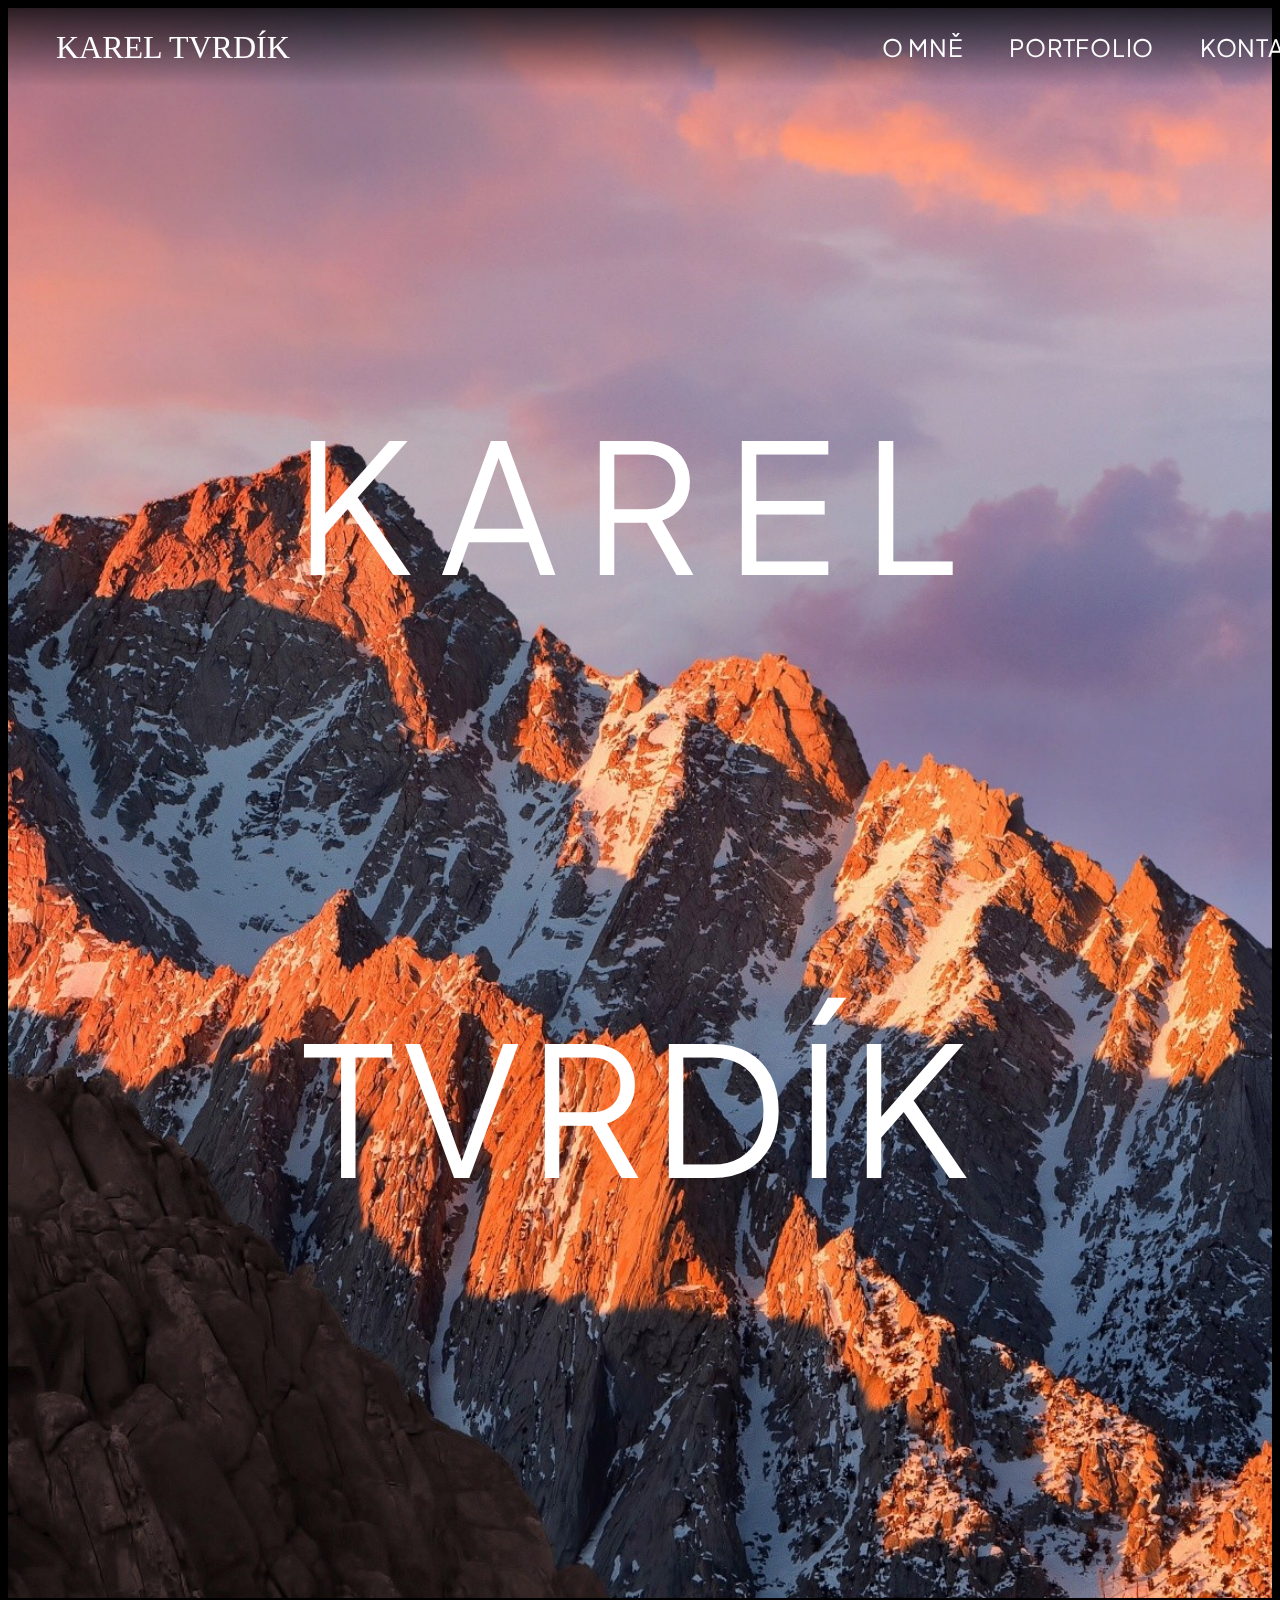
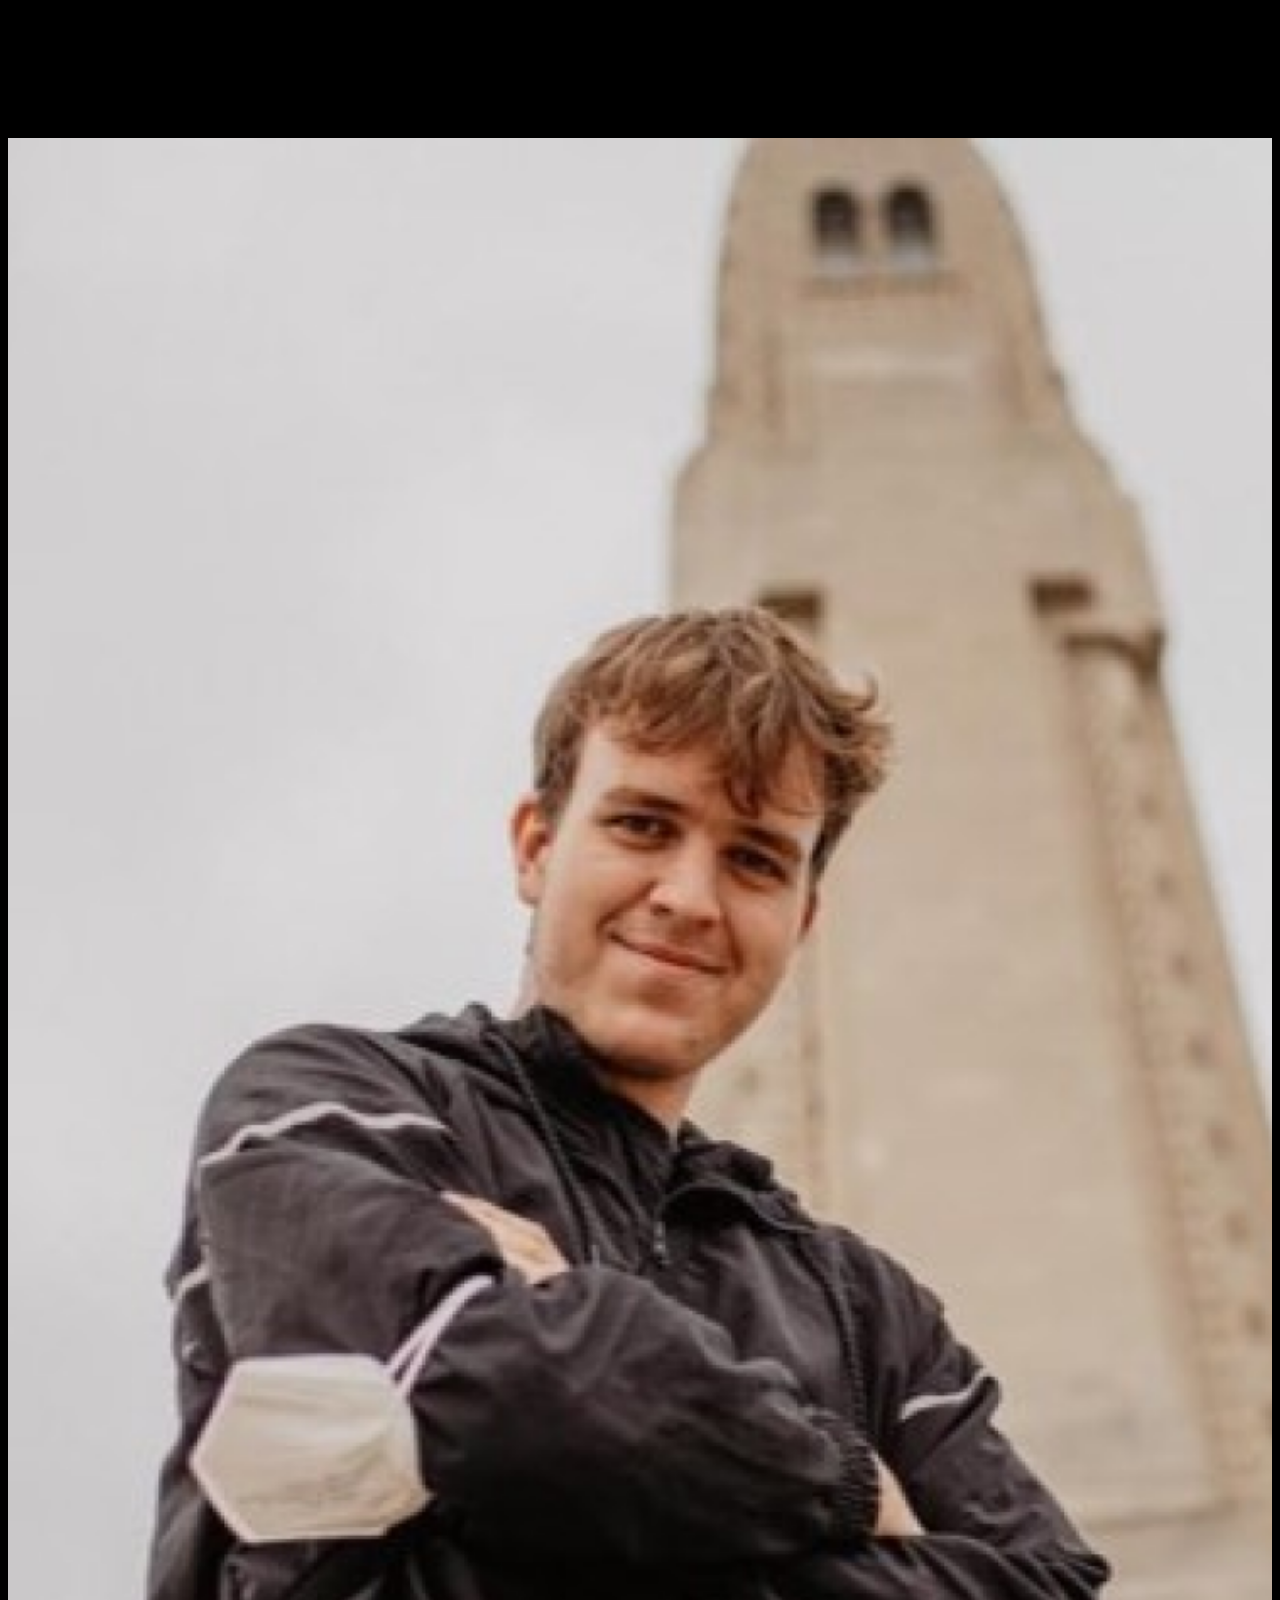
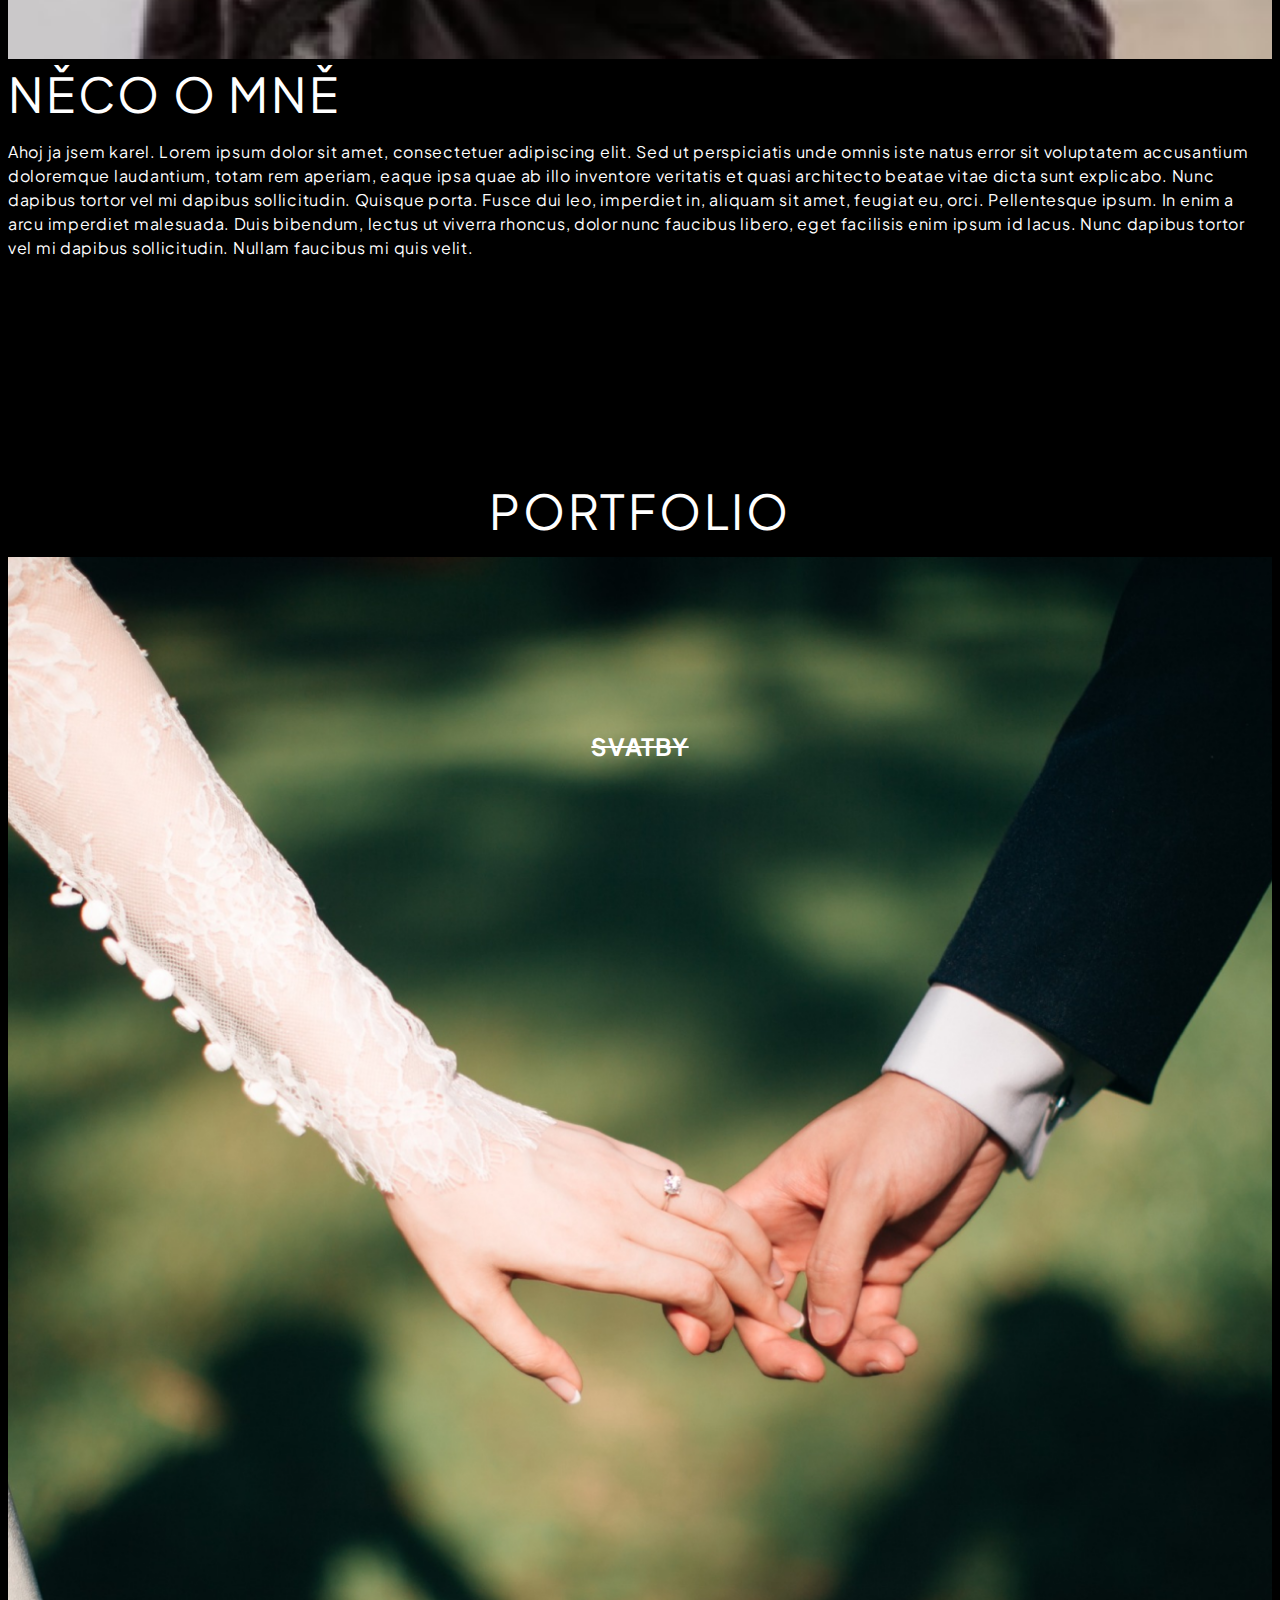
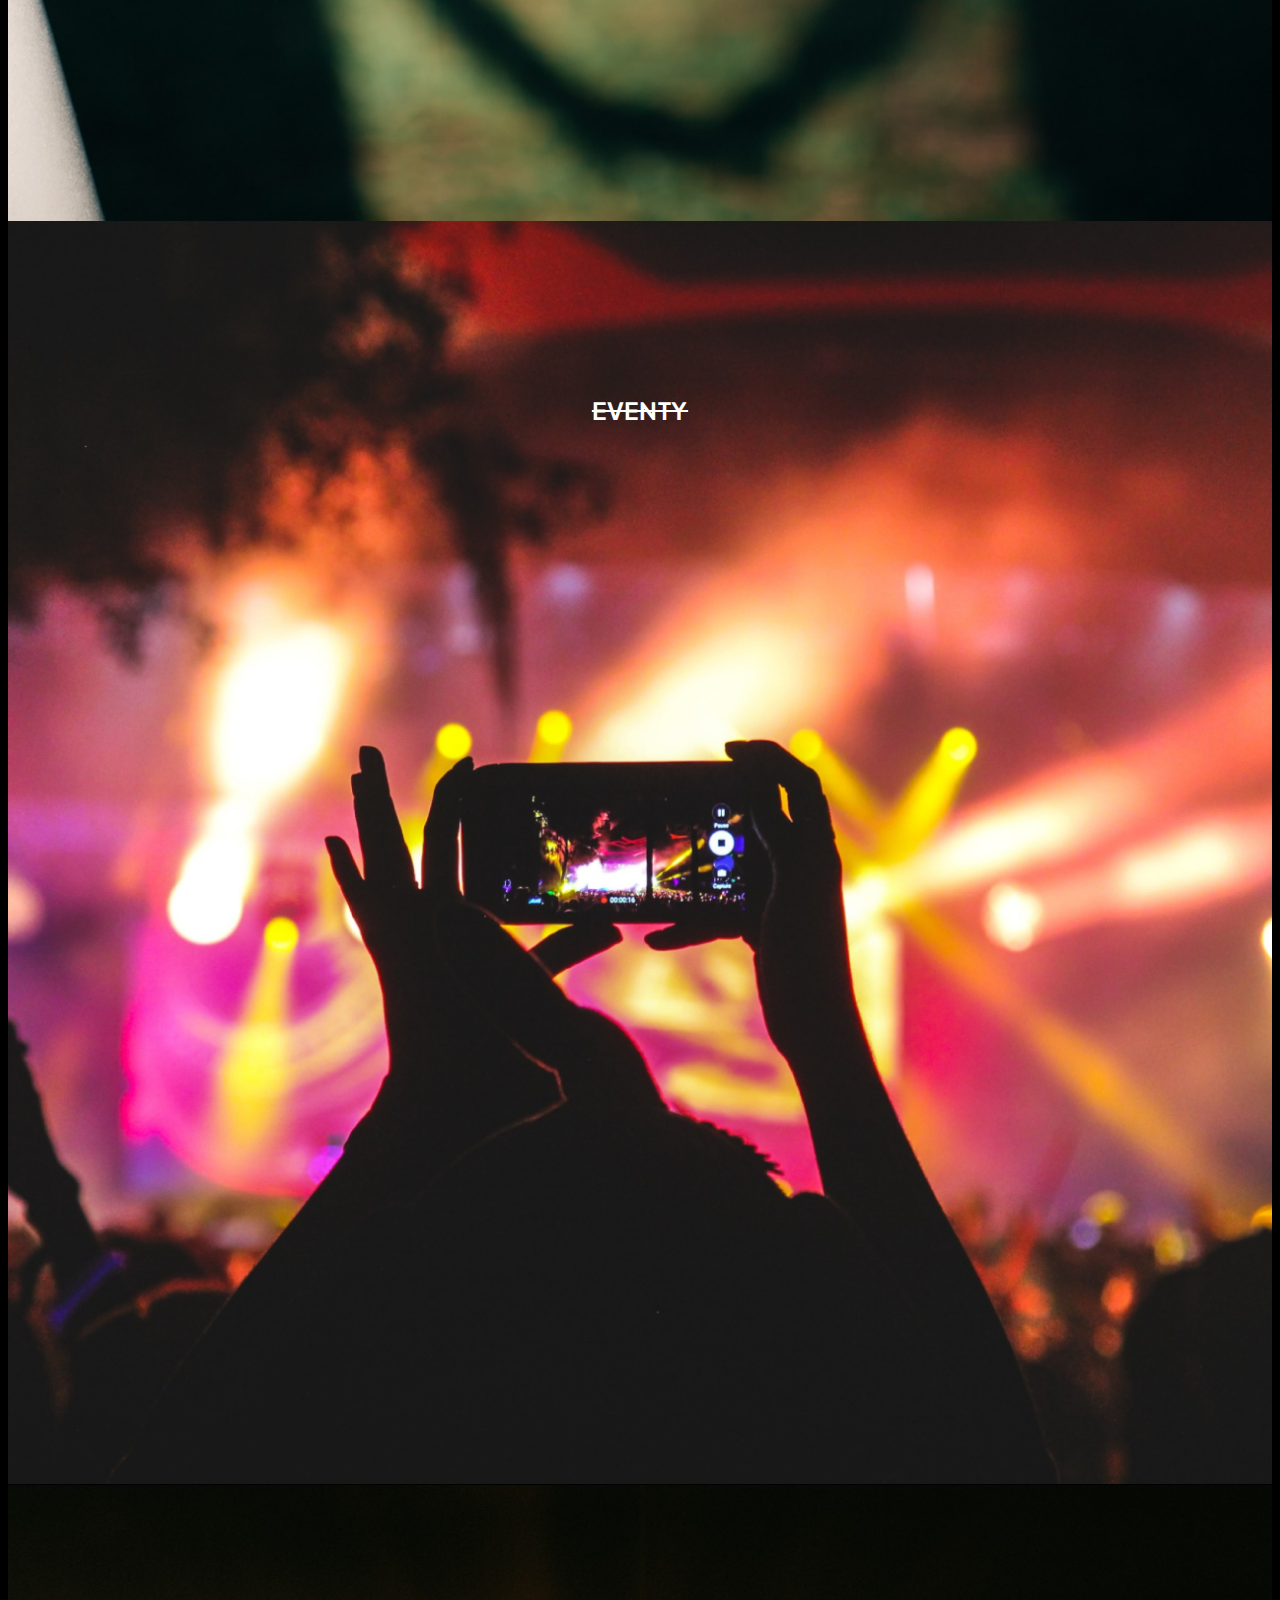
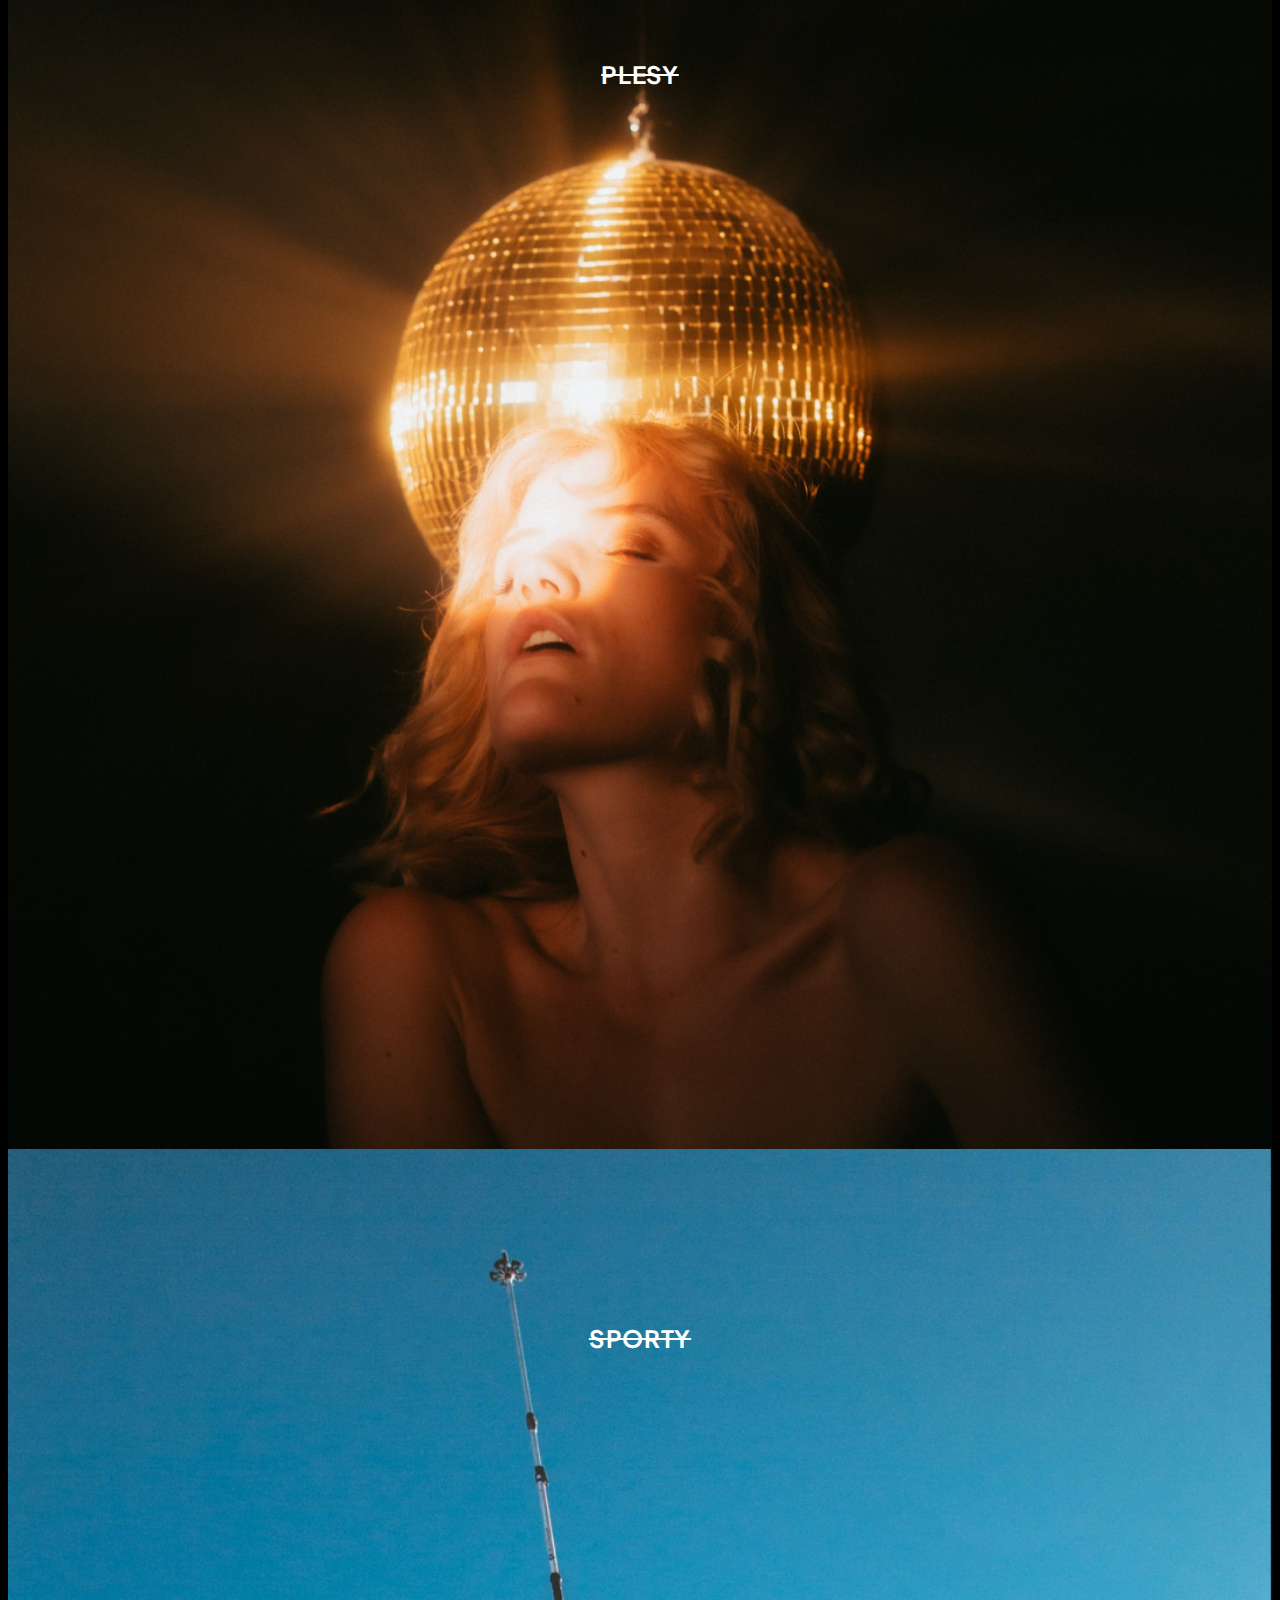
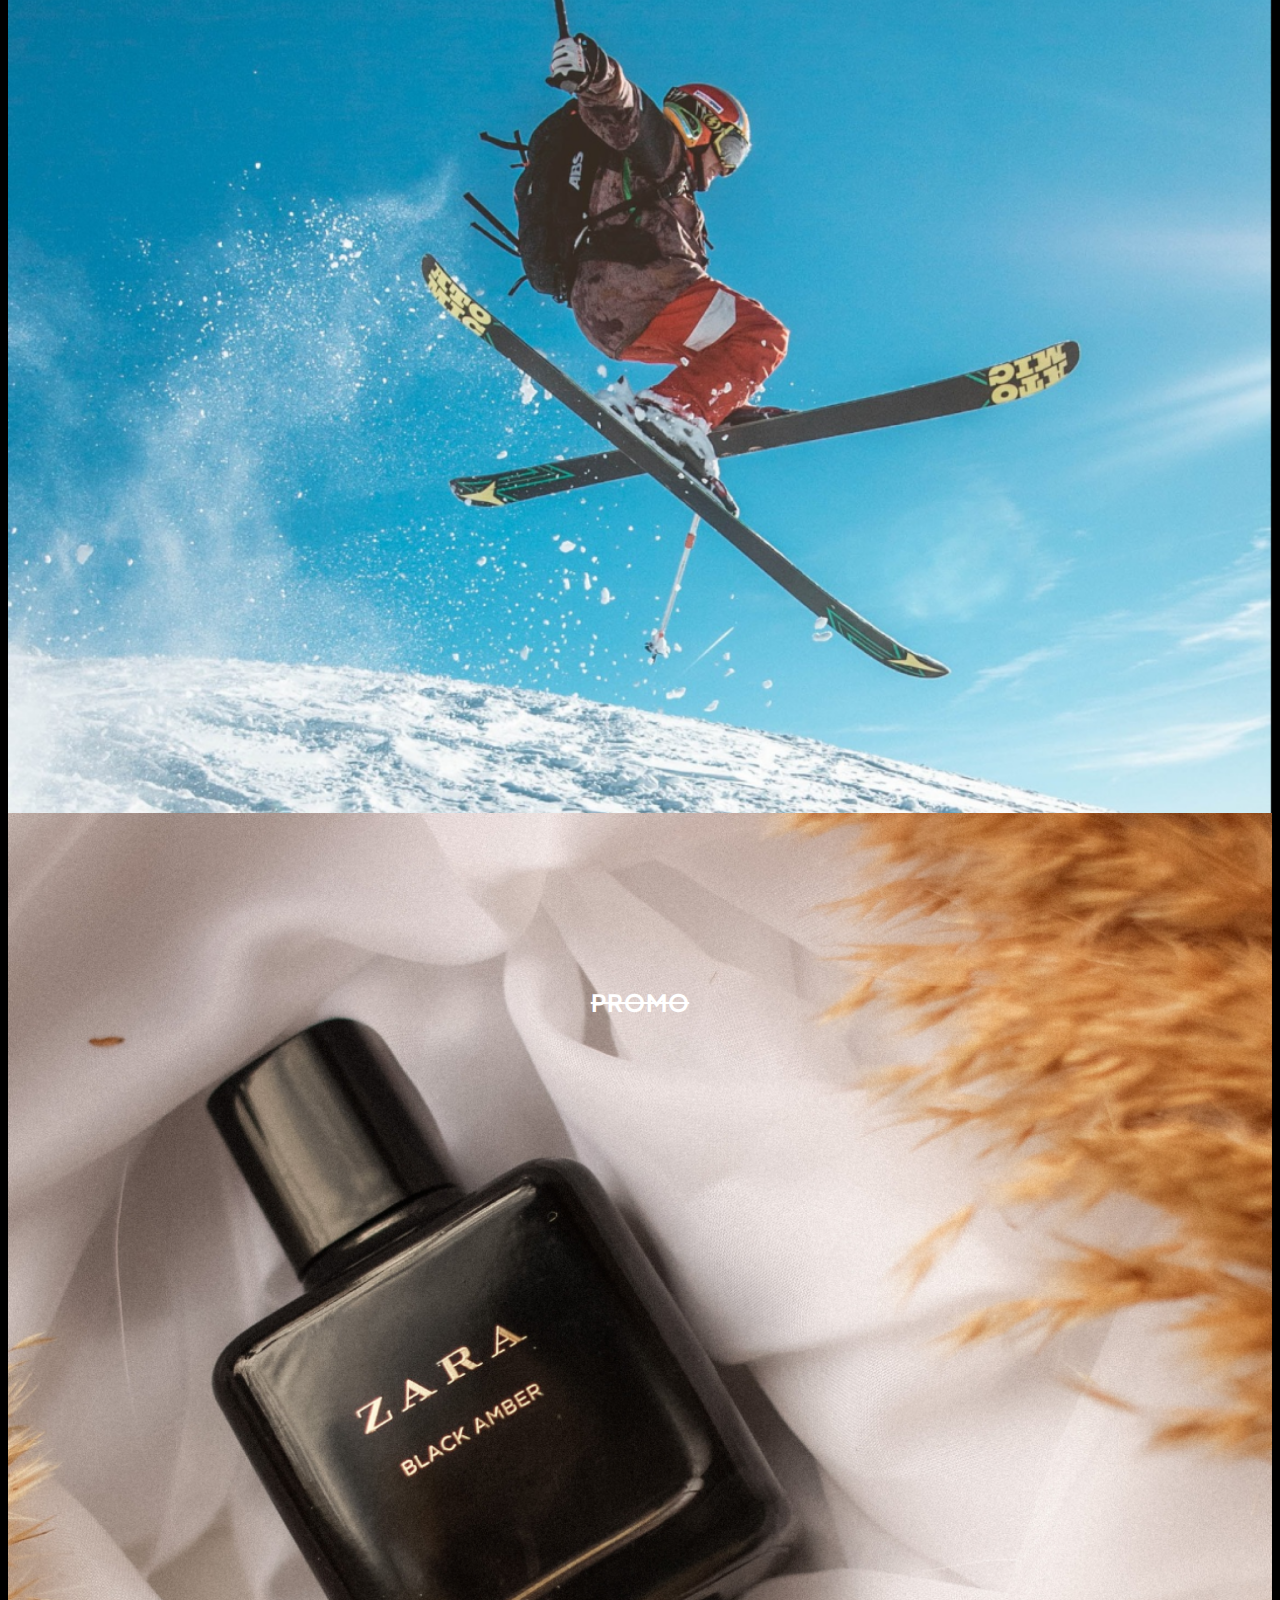
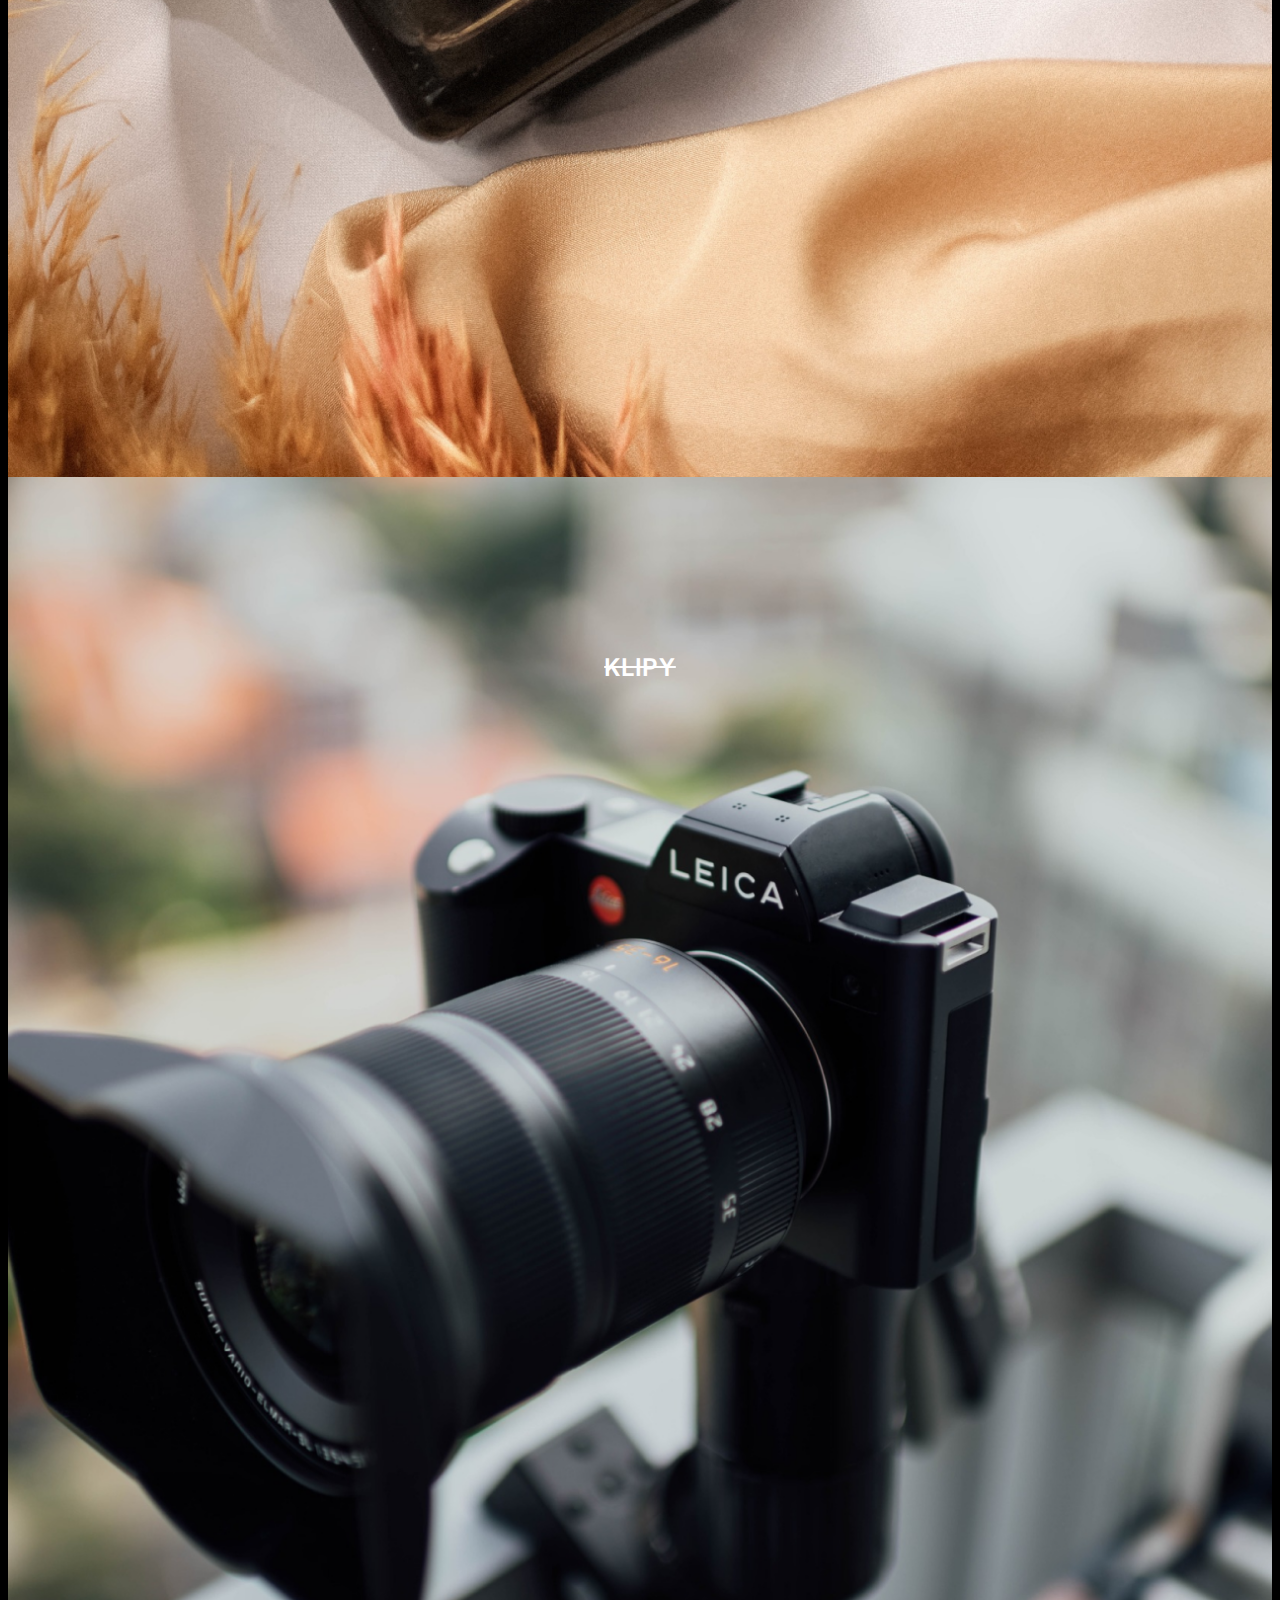
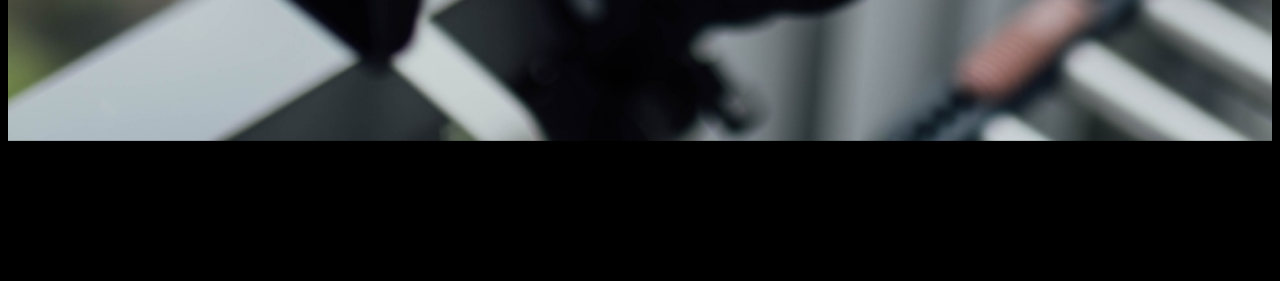
<file: index.html>
<!DOCTYPE html>
<html>
<head>
    <link href='https://fonts.googleapis.com/css?family=Plus Jakarta Sans' rel='stylesheet'>
    <link href="https://cdn.jsdelivr.net/npm/bootstrap@5.0.2/dist/css/bootstrap.min.css" rel="stylesheet" integrity="sha384-EVSTQN3/azprG1Anm3QDgpJLIm9Nao0Yz1ztcQTwFspd3yD65VohhpuuCOmLASjC" crossorigin="anonymous">
    <script src="https://cdn.jsdelivr.net/npm/bootstrap@5.0.2/dist/js/bootstrap.bundle.min.js" integrity="sha384-MrcW6ZMFYlzcLA8Nl+NtUVF0sA7MsXsP1UyJoMp4YLEuNSfAP+JcXn/tWtIaxVXM" crossorigin="anonymous"></script>
    <meta name="viewport" content="width=device-width, initial-scale=1">
    
       <!-- <link rel="stylesheet" href="navbarstyle.css"> -->
    <link rel="stylesheet" href="style3new.css">

    <meta charset="utf-8">
    <title>Karel Tvrdík</title>
  

</head>
<body>
<!--
    <nav class="navbar navbar-expand-lg ftco_navbar ftco-navbar-dark" id="ftco-navbar">
   
            <a class="navbar-brand" href="index3new.html">KAREL TVRDÍK</a>
      
          <button class="navbar-toggler" type="button" data-toggle="collapse" data-target="#ftco-nav" aria-controls="ftco-nav" aria-expanded="false" aria-label="Toggle navigation">
            <span class="fa fa-bars"></span> Menu
          </button>
          <div class="collapse navbar-collapse" id="ftco-nav">
            <ul class="navbar-nav ml-auto mr-md-3">
                <li class="nav-item active"><a href="#" class="nav-link">O mně</a></li>
                <li class="nav-item"><a href="#" class="nav-link">Portfolio</a></li>
                <li class="nav-item"><a href="#" class="nav-link">Work</a></li>
                <li class="nav-item"><a href="#" class="nav-link">Blog</a></li>
              <li class="nav-item"><a href="#" class="nav-link">Contact</a></li>
            </ul>
          </div>
      
      </nav>
-->
<nav class="navbar">
    <!-- LOGO -->
    <a href="index.html">
        <div class="logo">KAREL TVRDÍK</div>
    </a>

    <!-- NAVIGATION MENU -->
    <ul class="nav-links">

      <!-- USING CHECKBOX HACK -->
      <input type="checkbox" id="checkbox_toggle" />
      <label for="checkbox_toggle" class="hamburger">&#9776;</label>

      <!-- NAVIGATION MENUS -->
      <div class="menu">

        <li><a href="#omne">O MNĚ</a></li>
        
        <li class="services">
          <a>PORTFOLIO</a>

          <!-- DROPDOWN MENU -->
          <ul class="dropdown">
            <li><a href="portfoliowedding.html">SVATBY</a></li>
            <li><a href="portfolioplesy.html">PLESY</a></li>
            <li><a href="portfoliopromo.html">PROMO</a></li>
            <li><a href="portfolioeventy.html">EVENTY</a></li>
            <li><a href="portfoliosporty.html">SPORTY</a></li>
            <li><a href="portfolioklipy.html">KLIPY</a></li>
          </ul>

        </li>

        <li><a href="#">KONTAKT</a></li>

   
      </div>
    </ul>
  </nav>

    <div class="container-fluid">
        <div class="row">
            <div class="col pad-0">
                <div class="hero_flex">
                    <p class="hero_text1">KAREL</p>
                    <p class="hero_text2">TVRDÍK</p>
                </div>
            </div>
    </div>

    <div class="container pad-t-b-80">
        <div class="row">
            <div class="col-lg-4 col-12">
                <img class="about_picture" src="aboutme.png">
            </div>
            <div class="col ">
                <h2 id="omne">NĚCO O MNĚ</h2>
                <h4> Ahoj ja jsem karel. Lorem ipsum dolor sit amet, consectetuer adipiscing elit. Sed ut perspiciatis unde omnis iste natus error sit voluptatem accusantium doloremque laudantium, totam rem aperiam, eaque ipsa quae ab illo inventore veritatis et quasi architecto beatae vitae dicta sunt explicabo. Nunc dapibus tortor vel mi dapibus sollicitudin. Quisque porta. Fusce dui leo, imperdiet in, aliquam sit amet, feugiat eu, orci. Pellentesque ipsum. In enim a arcu imperdiet malesuada. Duis bibendum, lectus ut viverra rhoncus, dolor nunc faucibus libero, eget facilisis enim ipsum id lacus. Nunc dapibus tortor vel mi dapibus sollicitudin. Nullam faucibus mi quis velit.   </h4>
            </div>
            
        </div>
    </div>

    <div class="container con_about pad-t-b-80">
        <div class="row"> 

            <div class="headermid"> <h2 id="portf">PORTFOLIO</h2></div>
           
            <div class="col-lg-4 col-12">
                <div class="portfoliotile p-4 ">
                    <p class="portfoliotext">SVATBY</p>
                    <a href="portfoliowedding.html">
                        <img class="portfoliopng"src="wedding.png"> 
                    </a>
                </div>

                <div class="portfoliotile p-4">
                    <p class="portfoliotext">EVENTY</p>
                    <a href="portfolioeventy.html">
                        <img class="portfoliopng"src="event.png"> 
                    </a>
                </div> 
            </div>

            <div class="col-lg-4 col-12" >
                <div class="portfoliotile p-4">
                    <p class="portfoliotext">PLESY</p>
                    <a href="portfolioplesy.html">
                        <img class="portfoliopng"src="plesy.png"> 
                    </a>
                </div>

                <div class="portfoliotile p-4">
                    <p class="portfoliotext">SPORTY</p>
                    <a href="portfoliosporty.html">
                        <img class="portfoliopng"src="sport.png"> 
                    </a>
                </div> 
            </div>
            <div class="col-lg-4 col-12 ">
                <div class="portfoliotile p-4">
                    <p class="portfoliotext">PROMO</p>
                    <a href="portfoliopromo.html">
                        <img class="portfoliopng"src="promo.png"> 
                    </a>
                </div>

                <div class="portfoliotile p-4">
                    <p class="portfoliotext">KLIPY</p>
                    <a href="portfolioklipy.html">
                        <img class="portfoliopng"src="kilpy.png"> 
                    </a>
                </div>
            </div>
        </div>

    </div>

</body>
</file>
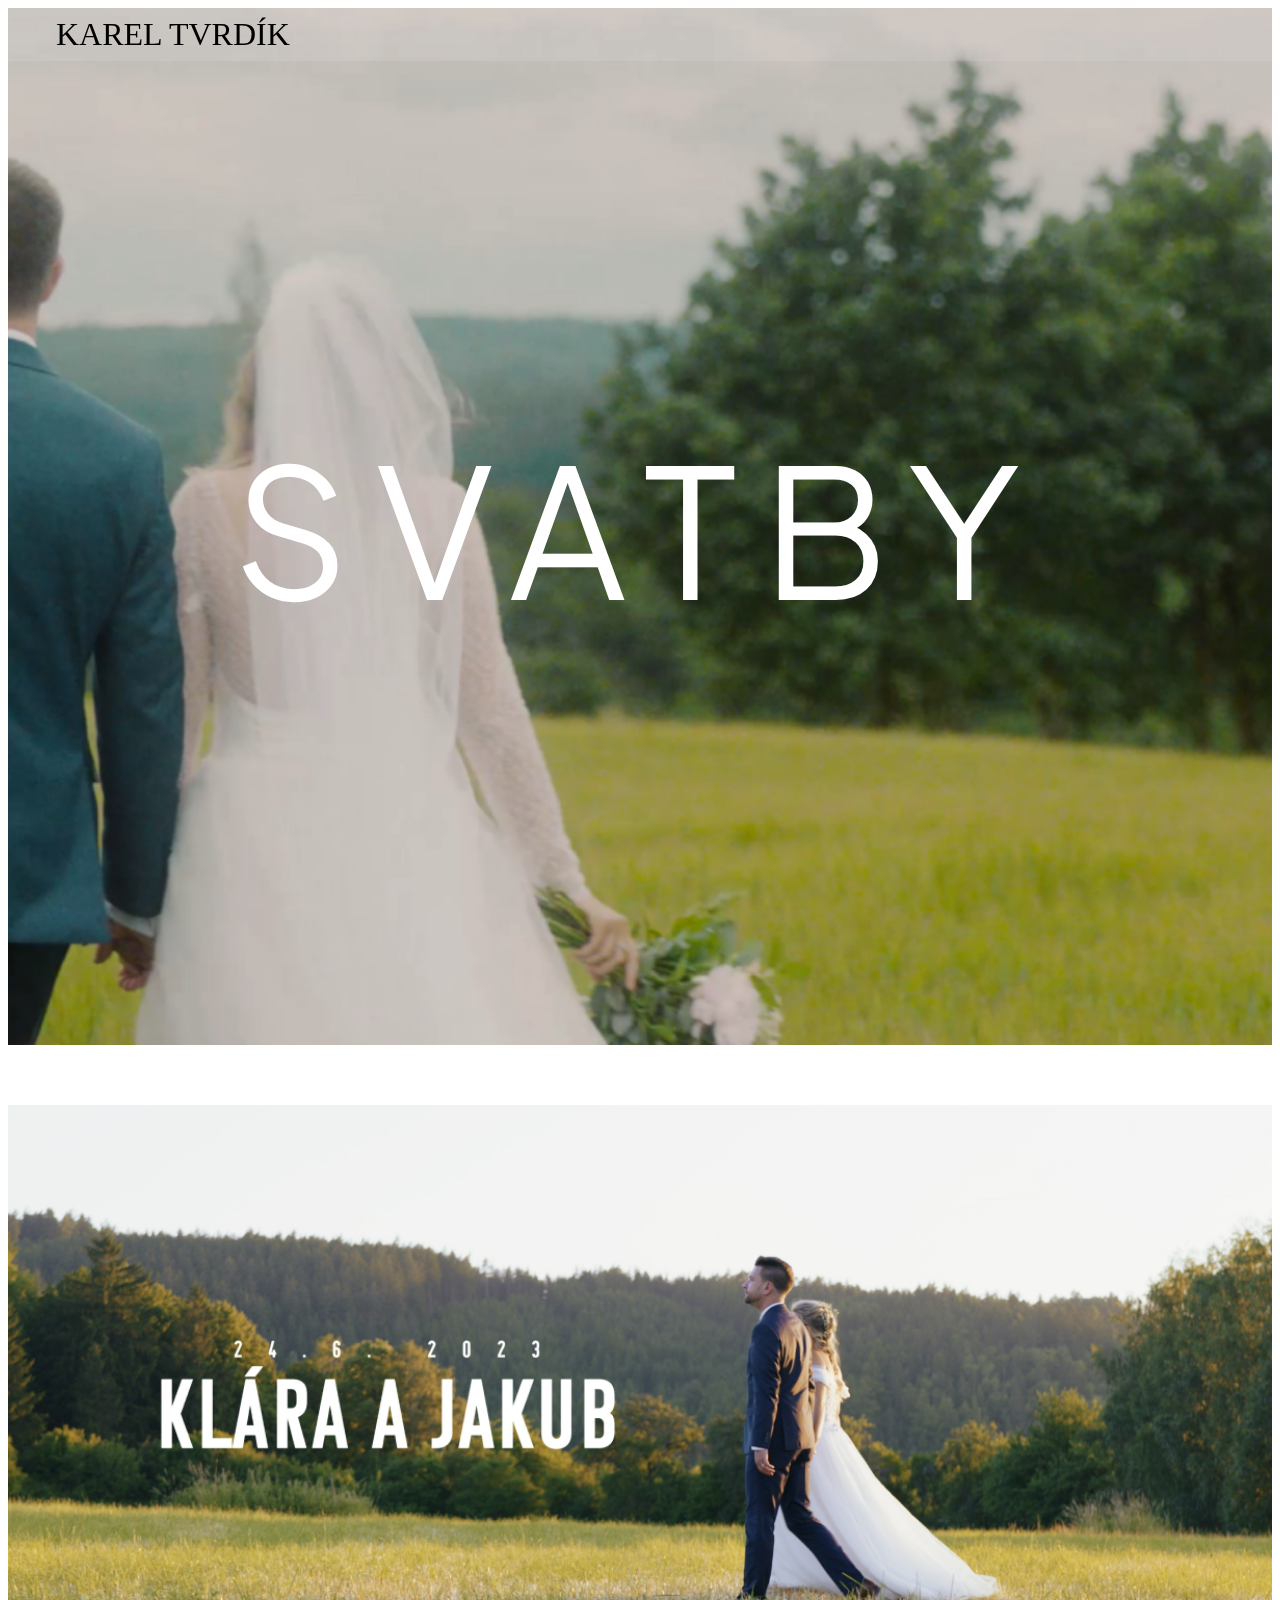
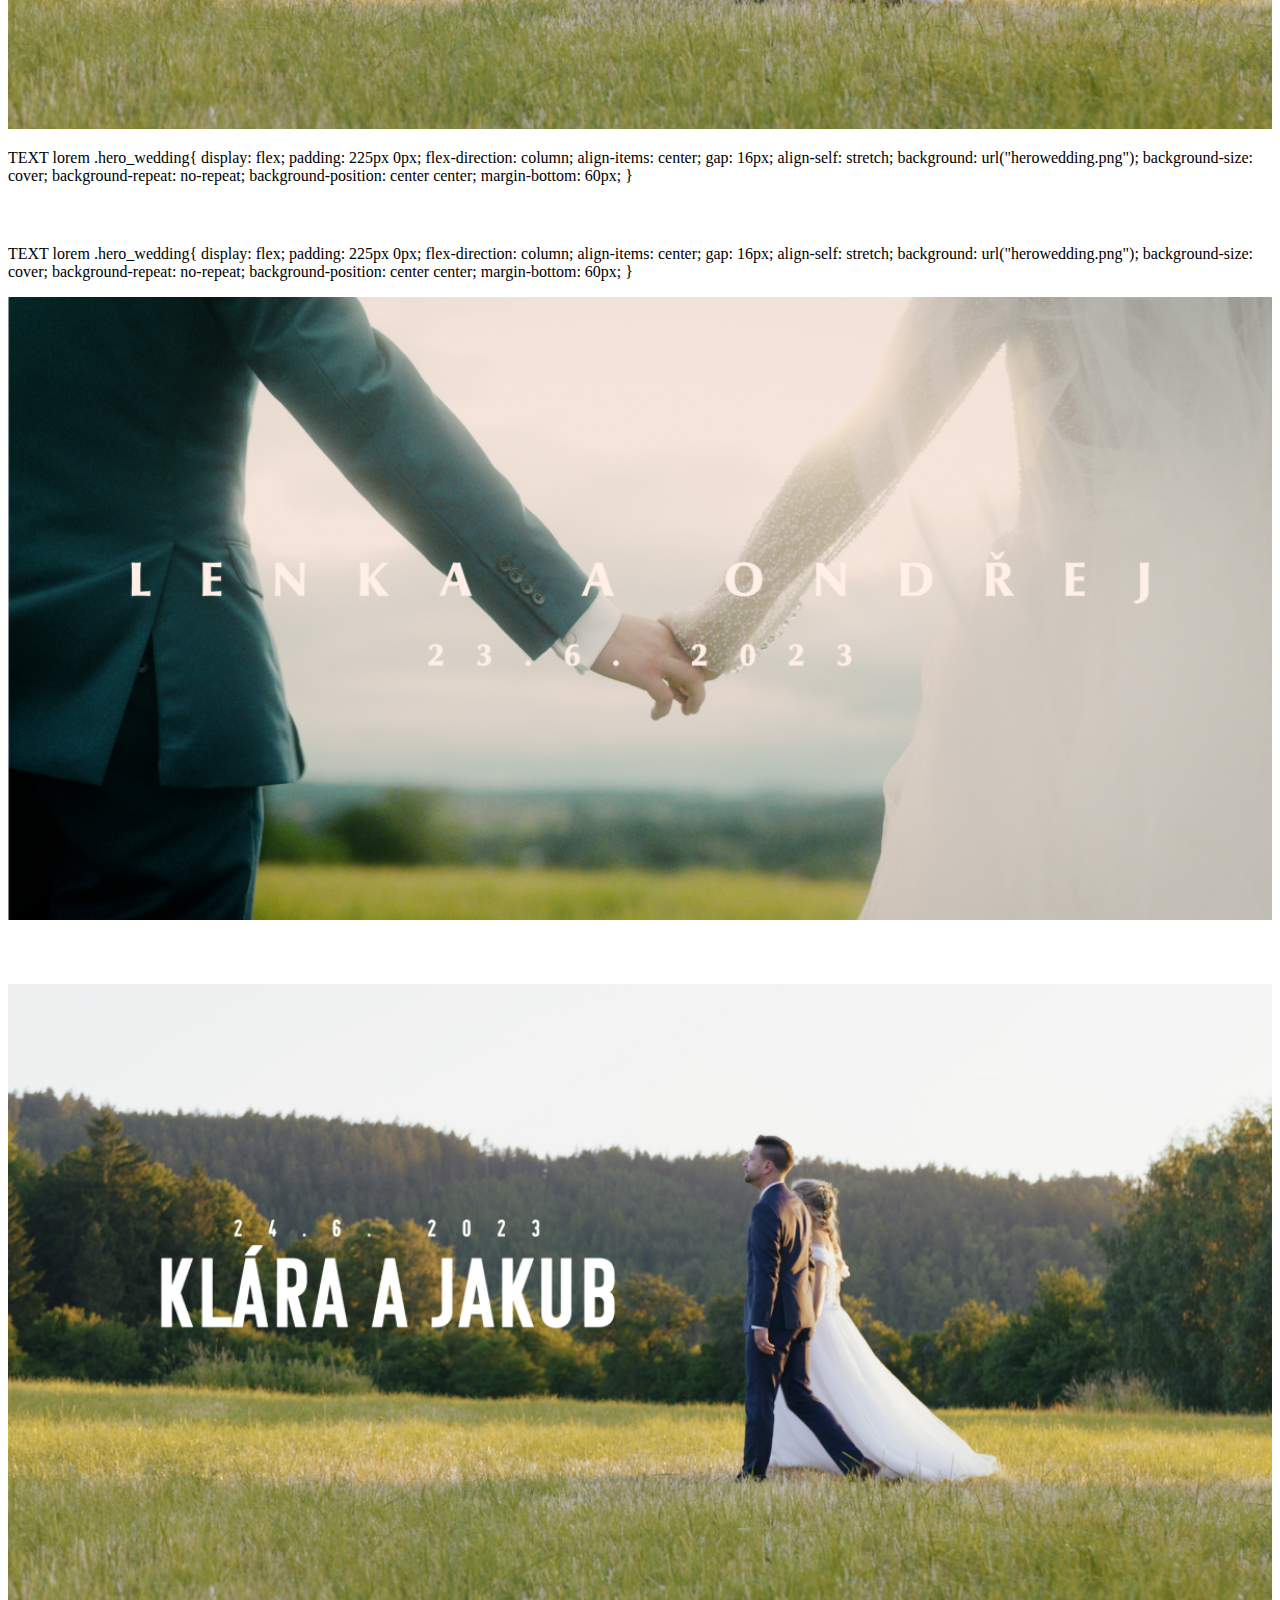
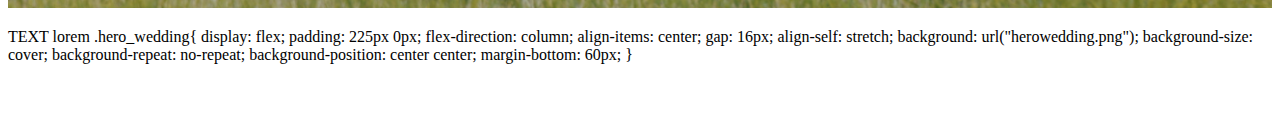
<file: portfoliowedding.html>
<!DOCTYPE html>
<html>
<head>
    <link href='https://fonts.googleapis.com/css?family=Plus Jakarta Sans' rel='stylesheet'>
    <link href="https://cdn.jsdelivr.net/npm/bootstrap@5.0.2/dist/css/bootstrap.min.css" rel="stylesheet" integrity="sha384-EVSTQN3/azprG1Anm3QDgpJLIm9Nao0Yz1ztcQTwFspd3yD65VohhpuuCOmLASjC" crossorigin="anonymous">
    <script src="https://cdn.jsdelivr.net/npm/bootstrap@5.0.2/dist/js/bootstrap.bundle.min.js" integrity="sha384-MrcW6ZMFYlzcLA8Nl+NtUVF0sA7MsXsP1UyJoMp4YLEuNSfAP+JcXn/tWtIaxVXM" crossorigin="anonymous"></script>
    <meta name="viewport" content="width=device-width, initial-scale=1">
    
       <!-- <link rel="stylesheet" href="navbarstyle.css"> -->
    <link rel="stylesheet" href="style3new.css">

    <meta charset="utf-8">
    <title>Karel Tvrdík</title>
  

</head>
<body class="background-white">
    <nav class="navbar background-white">
        <!-- LOGO -->
        <a href="index.html">
            <div class="logo"> <p class="textcolor-black">KAREL TVRDÍK</p></div>
        </a>
    
        <!-- NAVIGATION MENU -->
        <ul class="nav-links textcolor-black">
    
          <!-- USING CHECKBOX HACK -->
          <input type="checkbox" id="checkbox_toggle" />
          <label for="checkbox_toggle" class="hamburger">&#9776;</label>
    
          <!-- NAVIGATION MENUS -->
          <div class="menu background-white">
    
              <li><a href="index.html #omne"> <p class="textcolor-black">O MNĚ</p></a></li>
              
              <li class="services">
                <a> <p class="textcolor-black">PORTFOLIO</p></a>
      
                <!-- DROPDOWN MENU -->
                <ul class="dropdown background-white">
                    <li><a href="portfoliowedding.html"> <p class=textcolor-black>SVATBY</p></a></li>
                    <li><a href="portfolioplesy.html"> <p class="textcolor-black">PLESY</p></a></li>
                    <li><a href="portfoliopromo.html" >  <p class="textcolor-black">PROMO</p></a></li>
                    <li><a href="portfolioeventy.html" > <p class="textcolor-black">EVENTY</p></a></li>
                    <li><a href="portfoliosporty.html" > <p class="textcolor-black">SPORTY</p></a></li>
                    <li><a href="portfolioklipy.html" > <p class="textcolor-black">KLIPY</p></a></li>
                </ul>
      
              </li>
      
              <li><a href="#"> <p class="textcolor-black">KONTAKT</p></a></li>
    
       
          </div>
        </ul>
      </nav>

      <div class="container-fluid">
        <div class="row">
            <div class="col pad-0">
                <div class="hero_wedding">
                    <p class="hero_text1">SVATBY</p>
                    
                </div>
            </div>
    </div>

    <div class="container">
        <div class="row">
            <div class="col-lg-8 md-12">
                 <img class="about_picture" src="wedding1.png">
            </div>
            <div class="col"><p>
                TEXT lorem
                .hero_wedding{
                  display: flex;
                  padding: 225px 0px;
                  flex-direction: column;
                  align-items: center;
                  gap: 16px;
                  align-self: stretch;
                  background: url("herowedding.png");
                  background-size: cover;
                  background-repeat: no-repeat;
                  background-position: center center;
                  margin-bottom: 60px;
                }
                
            </p></div>
        </div>
    </div>
  
    <div class="container">
        <div class="row">
            <div class="col">
                <p>
                TEXT lorem
                .hero_wedding{
                  display: flex;
                  padding: 225px 0px;
                  flex-direction: column;
                  align-items: center;
                  gap: 16px;
                  align-self: stretch;
                  background: url("herowedding.png");
                  background-size: cover;
                  background-repeat: no-repeat;
                  background-position: center center;
                  margin-bottom: 60px;
                }
                
                </p>
            </div>
            <div class="col-lg-8 md-12">
                 <img class="about_picture" src="wedding2.png">
            </div>
            
        </div>
    </div>

    <div class="container">
        <div class="row">
            <div class="col-lg-8 md-12">
                 <img class="about_picture" src="wedding1.png">
            </div>
            <div class="col"><p>
                TEXT lorem
                .hero_wedding{
                  display: flex;
                  padding: 225px 0px;
                  flex-direction: column;
                  align-items: center;
                  gap: 16px;
                  align-self: stretch;
                  background: url("herowedding.png");
                  background-size: cover;
                  background-repeat: no-repeat;
                  background-position: center center;
                  margin-bottom: 60px;
                }
                
            </p></div>
        </div>
    </div>

    

</body>
</file>
<file: style3new.css>
.hero_flex{
    display: flex;
    padding: 200px 0px;
    flex-direction: column;
    align-items: center;
    gap: 16px;
    align-self: stretch;
    background: url("herotest.jpg");
    background-size: cover;
    background-repeat: no-repeat;
    background-position: center center;
    margin-bottom: 60px;
}

.hero_text1{
    color: #FFF;
    text-align: center;
    font-family: Plus Jakarta Sans;
    font-size: 180px;
    font-style: normal;
    font-weight: 400;
    line-height: normal;
    letter-spacing: 27px;
}
.hero_text2{
    color: #FFF;
    font-family: Plus Jakarta Sans;
    font-size: 180px;
    font-style: normal;
    font-weight: 400;
    line-height: normal;
    letter-spacing: 9px;
}



.about_picture{
    width: 100%;
    height: auto;
}
h2{
    color: #FFF;
    font-family: Plus Jakarta Sans;
    font-size: 80px;
    font-style: normal;
    font-weight: 400;
    line-height: normal;
    letter-spacing: 2.76px;

    margin-bottom: 40px;
}
h4{
    color: #FFF;
    font-family: Plus Jakarta Sans;
    font-size: 24px;
    font-style: normal;
    font-weight: 400;
    line-height: 150%; /* 36px */
    letter-spacing: 0.72px;
 
}

.portfoliotile{

    width: 100%;
    height: auto;
    position:relative;

}

.portfoliopng{
  width: 100%;
  aspect-ratio: 1 / 1;
  object-fit: cover; 
  display: block;

}

.portfoliopng:hover{
  width: 100%;
  aspect-ratio: 1 / 1;
  object-fit: cover; 
  
}

.portfoliotext{
  position: absolute;
  top: 15%;
  left: 50%;
  transform: translate(-50%, -50%);

  text-decoration: line-through;
  color: #fff;
  font-family: Plus Jakarta Sans;
  font-size: 24px;
  font-style: normal;
  font-weight: 700;
  line-height: 150%; /* 36px */
  letter-spacing: 0.72px;
  margin-block-start: 0em;
  margin-block-end: 0em;
}

.headermid{
    display: flex;
    justify-content: center;
    align-items: center;
    gap: 10px;
    align-self: stretch;
}


.portf-pic{
  padding: 12px;
 
  width: 100%;
 
  object-fit: cover; 
  display: block;
 }

iframe{
  width: 100%;
  aspect-ratio: 16 / 9;
  height: auto;
}



.hero_wedding{
  display: flex;
  padding: 225px 0px;
  flex-direction: column;
  align-items: center;
  gap: 16px;
  align-self: stretch;
  background: url("herowedding.png");
  background-size: cover;
  background-repeat: no-repeat;
  background-position: center center;
  margin-bottom: 60px;
}


/* NAVBAR STYLING STARTS */
.navbar {
  display: flex;
  align-items: center;
  justify-content: space-between;
  background: linear-gradient(to bottom, rgba(0, 0, 0, 0.75) 0%, rgba(0, 0, 0, 0) 100%);
  padding: 8px 48px;
  color: #fff;
  position: fixed;
  width: 100%;
  z-index: 1;
}

.nav-links a {
  color: #fff;
  font-family: Plus Jakarta Sans;
  font-size: 24px;
  font-style: normal;
  font-weight: 400;
    line-height: 150%; /* 36px */
    letter-spacing: 0.72px;
    margin-block-start: 0em;
    margin-block-end: 0em;
}



/* LOGO */
.logo {
  font-size: 32px;
  color: #FFF;

}
.logo:hover {
  text-decoration: line-through;
  
}

/* NAVBAR MENU */
.menu {
  display: flex;
  gap: 1em;
  font-size: 18px;
}

.nav-links a:hover{
  text-decoration: line-through;
}

.menu li {
  padding: 5px 14px;
}

/* DROPDOWN MENU */
.services {
  position: relative; 
}

.dropdown {
  background-color: #0000001c;
  padding: 1em;
  position: absolute; /*WI#0000001c;TH RESPECT TO PARENT*/
  display: none;
  top: 36px;
}
.dropdown.background-white {
  background-color: #ffffff3d;
  padding: 1em;
  position: absolute; /*WI#0000001c;TH RESPECT TO PARENT*/
  display: none;
  top: 36px;
}

.dropdown.background-white li:hover {
  background-color:#ffffff3d;
}


.dropdown li + li {
  margin-top: 10px;
}

.dropdown li {
  padding: 0.5em 1em;
  width: 8em;
  text-align: center;
}

.dropdown li:hover {
  background-color:#0000001c;
}

.services:hover .dropdown {
  display: block;
}

a {
  text-decoration: none;
}

li {
  list-style: none;
}

/* CHECKBOX HACK */

input[type=checkbox] {
  display: none;
} 

/* HAMBURGER MENU */
.hamburger {
  display: none;
  font-size: 24px;
  user-select: none;
}
  /* OBECNE !!!!!!!!!!!!!!!!!!!!!*/ 

h2{
    color: #FFF;
    font-family: Plus Jakarta Sans;
    font-size: 48px;
    font-style: normal;
    font-weight: 400;
    line-height: normal;
    letter-spacing: 2.76px;
    margin-block-start: 0em;
    margin-block-end: 0em;
    margin-bottom: 16px;
}
h4{
    color: #FFF;
    font-family: Plus Jakarta Sans;
    font-size: 16px;
    font-style: normal;
    font-weight: 400;
    line-height: 150%; /* 36px */
    letter-spacing: 0.72px;
    margin-block-start: 0em;
    margin-block-end: 0em;
}

.box{
    background-color: rgb(9, 136, 248);
    border-color: blue;

}
body{
    background-color: #000000;

}

p.textcolor-black{
  color: #000000;
  margin: 0px;
}
.textcolor-black{
  color: #000000;
  margin: 0px;
}

.container{
    margin-bottom: 60px;
}
.pad-t-b-80{
  padding-top: 80px;
  padding-bottom: 80px;
}
.pad-0{
  padding: 0px;
}
.margin-t-80{
  margin-top: 80px;
}

.background-white{
  background-color: #fff;
}

.navbar.background-white{
  background: rgb(264, 264, 264, 0.10);
}
ul.nav-links{
  margin: 0px;
  padding: 0.5rem
}

/* APPLYING MEDIA QUERIES */
@media (max-width: 768px) {
 .menu {
    display:none;
    position: absolute;
    background: linear-gradient(to bottom, rgba(0, 0, 0, 0.025) 10%, rgba(0, 0, 0, 0.25) 95%);
    right: 0;
    left: 0;
    text-align: center;
    padding: 16px 0;
  }

  .menu li:hover {
    display: inline-block;
    background-color:#0d0d0d48;
    transition: 0.3s ease;
  }
  .menu.background-white li:hover {
    display: inline-block;
    background-color:#ffffff3d;
    transition: 0.3s ease;
  }
  .menu li + li {
    margin-top: 12px;
  }

  input[type=checkbox]:checked ~ .menu {
    display: block;
  }

  .hamburger {
    display: block;
  }

  .dropdown {
    left: 35%;
    top: 8px;
    transform: translateX(35%);
  }

  .dropdown li:hover {
    background-color: #4e4e4e;

  }
  .dropdown.background-white li:hover {
    background-color:#ffffff3d;
  }

  .hero_text1{
    color: #FFF;
    text-align: center;
    font-family: Plus Jakarta Sans;
    font-size: 60px;
    font-style: normal;
    font-weight: 400;
    line-height: normal;
    letter-spacing: 27px;
}
.hero_text2{
    color: #FFF;
    font-family: Plus Jakarta Sans;
    font-size: 60px;
    font-style: normal;
    font-weight: 400;
    line-height: normal;
    letter-spacing: 9px;
}
.logo {
  font-size: 24px;

}
.navbar{
  padding: 8px 24px;
}

}
.menu.background-white{
    display:none;
    position: absolute;
    background: linear-gradient(to bottom, rgba(255, 255, 255, 0.025) 10%, rgba(255, 255, 255, 0.25) 95%);
    right: 0;
    left: 0;
    text-align: center;
    padding: 16px 0;
  }




/*
.nav-link{
    color: #FFF;
   
    font-family: Plus Jakarta Sans;
    font-size: 24px;
    font-style: normal;
    font-weight: 400;
    line-height: normal;
    letter-spacing: 2.76px;

}

.nav-link:hover{
    color: #FFF;
    text-decoration-line:  line-through;
}

.navbar-brand{
    color: #FFF;
   
    font-family: Plus Jakarta Sans;
    font-size: 36px;
    font-style: normal;
    font-weight: 400;
    line-height: normal;
    letter-spacing: 2.76px;
   

}

.navbar-brand:hover{
    color: #FFF;
   
    font-family: Plus Jakarta Sans;
    font-size: 36px;
    font-style: normal;
    font-weight: 400;
    line-height: normal;
    letter-spacing: 2.76px;
    text-decoration-line:  line-through;

}
*/
</file>
